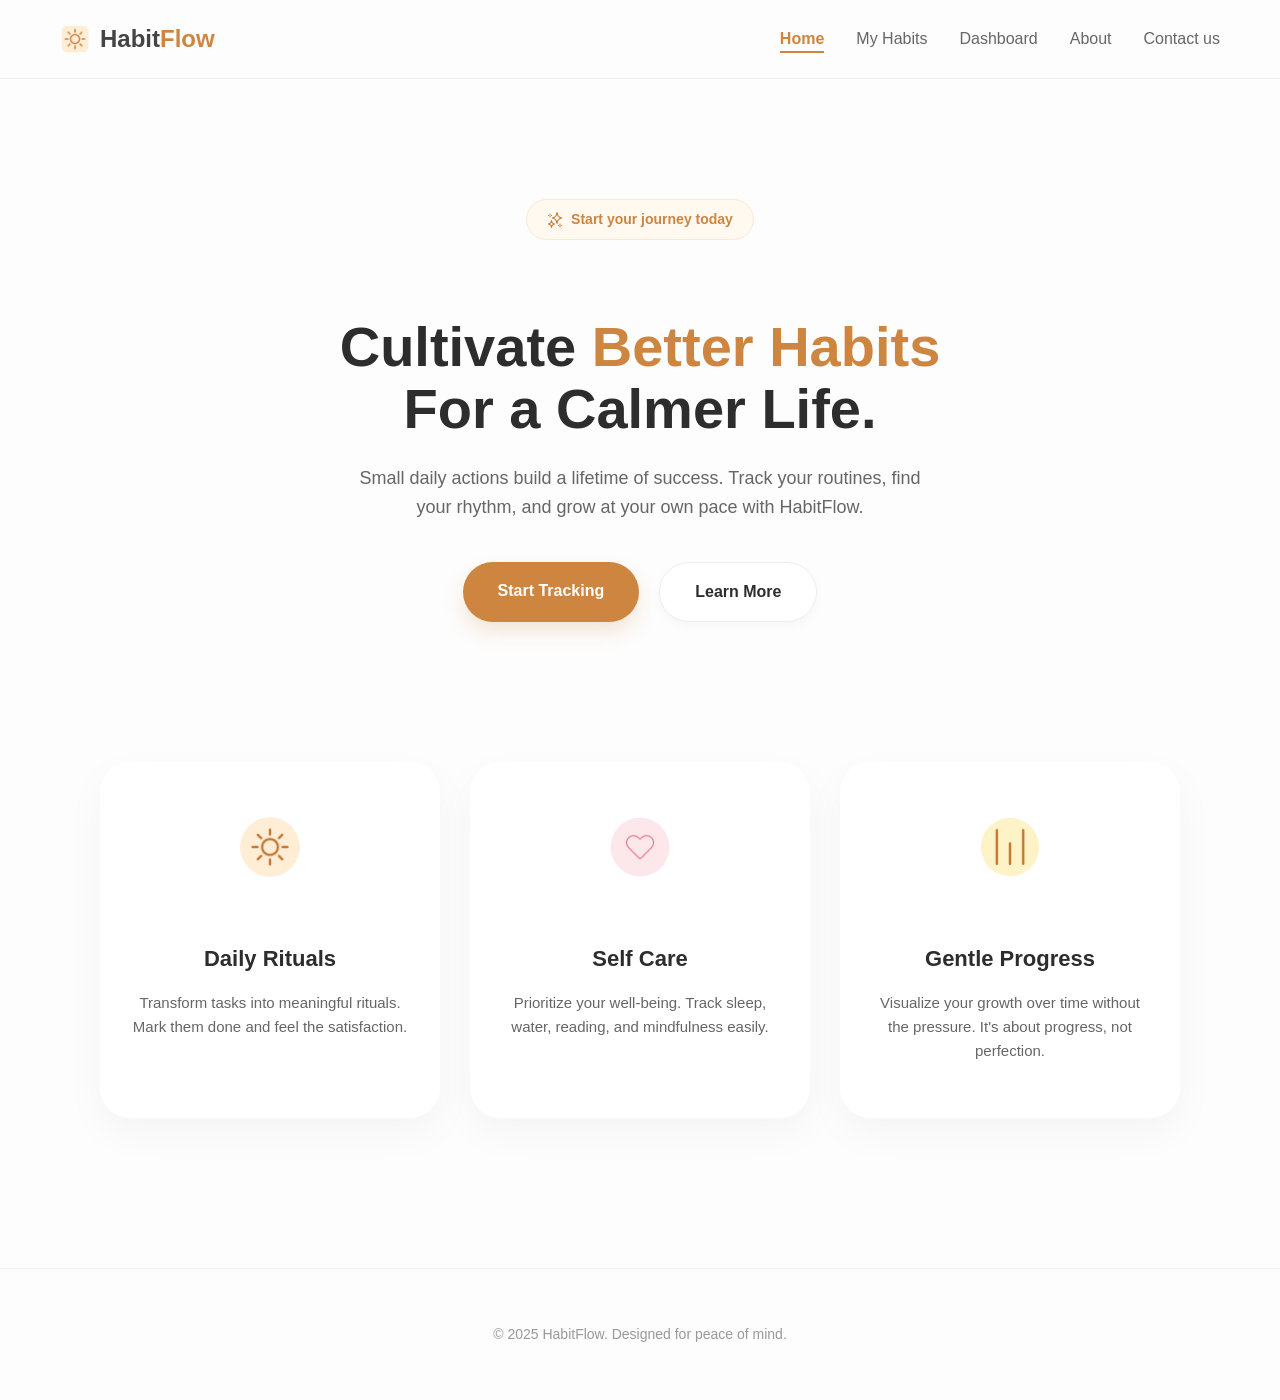
<file: index.html>
<!DOCTYPE html>
<html lang="en">
<head>
    <meta charset="UTF-8">
    <meta name="viewport" content="width=device-width, initial-scale=1.0">
    <title>Home</title>

    <link rel="stylesheet" href="Home.css">
</head>
<body>
    <header class="main-header">
        <div class="logo">
            <img class="logo-img" src="./images/sun-logo.png" alt="HabitFlow Logo">
            <span>Habit<span class="highlight-logo">Flow</span></span>
        </div>
        
        <button class="hamburger" id="hamburger">
            <span></span>
            <span></span>
            <span></span>
        </button>

        <nav class="main-nav">
            <ul class="nav-list">
                <li><a href="index.html">Home</a></li>
                <li><a href="MyHabits.html">My Habits</a></li>
                <li><a href="Dashboard.html">Dashboard</a></li>
                <li><a href="About.html">About</a></li>
                <li><a href="Connect.html">Contact us</a></li>

            </ul>
        </nav>
        <div class="nav-backdrop" hidden></div>
    </header>

    <main class="home-warpper">
        <section class="hero-section">
            <div class="badge">
                <img class="spark-img"  src="./images/sparks.png" alt="Spark icon">
                Start your journey today</div>

            <h1 class="hero-title">Cultivate 
                <span class="highlight">Better Habits</span> <br> 
                For a Calmer Life.
            </h1>

            <p class="hero-subtitle">
                Small daily actions build a lifetime of success. Track your routines, 
                find your rhythm, and grow at your own pace with HabitFlow.
            </p>

            <div class="hero-buttons">
                <a href="MyHabits.html" class="btn-primary">Start Tracking</a> 
                <a href="About.html" class="btn-secondary">Learn More</a> 
            </div>
        </section>

        <section class="features-section">
            <div class="container">

                <article class="feature-card">
                    <img class="icon sun" src="./images/sun.png" alt="Icon Sun">
                    <h3>Daily Rituals</h3>
                    <p>Transform tasks into meaningful rituals. Mark them done and feel the satisfaction.</p>
                </article>

                <article class="feature-card">
                    <img class="icon heart" src="./images/heart.png" alt="Icon Heart">
                    <h3>Self Care</h3>
                    <p>Prioritize your well-being. Track sleep, water, reading, and mindfulness easily.</p>
                </article>

                <article class="feature-card">
                    <img class="icon progress" src="./images/progress.png" alt="Icon Progress">
                    <h3>Gentle Progress</h3>
                    <p>Visualize your growth over time without the pressure. It's about progress, not perfection.</p>
                </article>

            </div>
        </section>
    </main>

    <footer class="main-footer">
        <p>&copy; 2025 HabitFlow. Designed for peace of mind.</p>
    </footer>
    <script src="Home.js"></script>
</body>
</html>
</file>
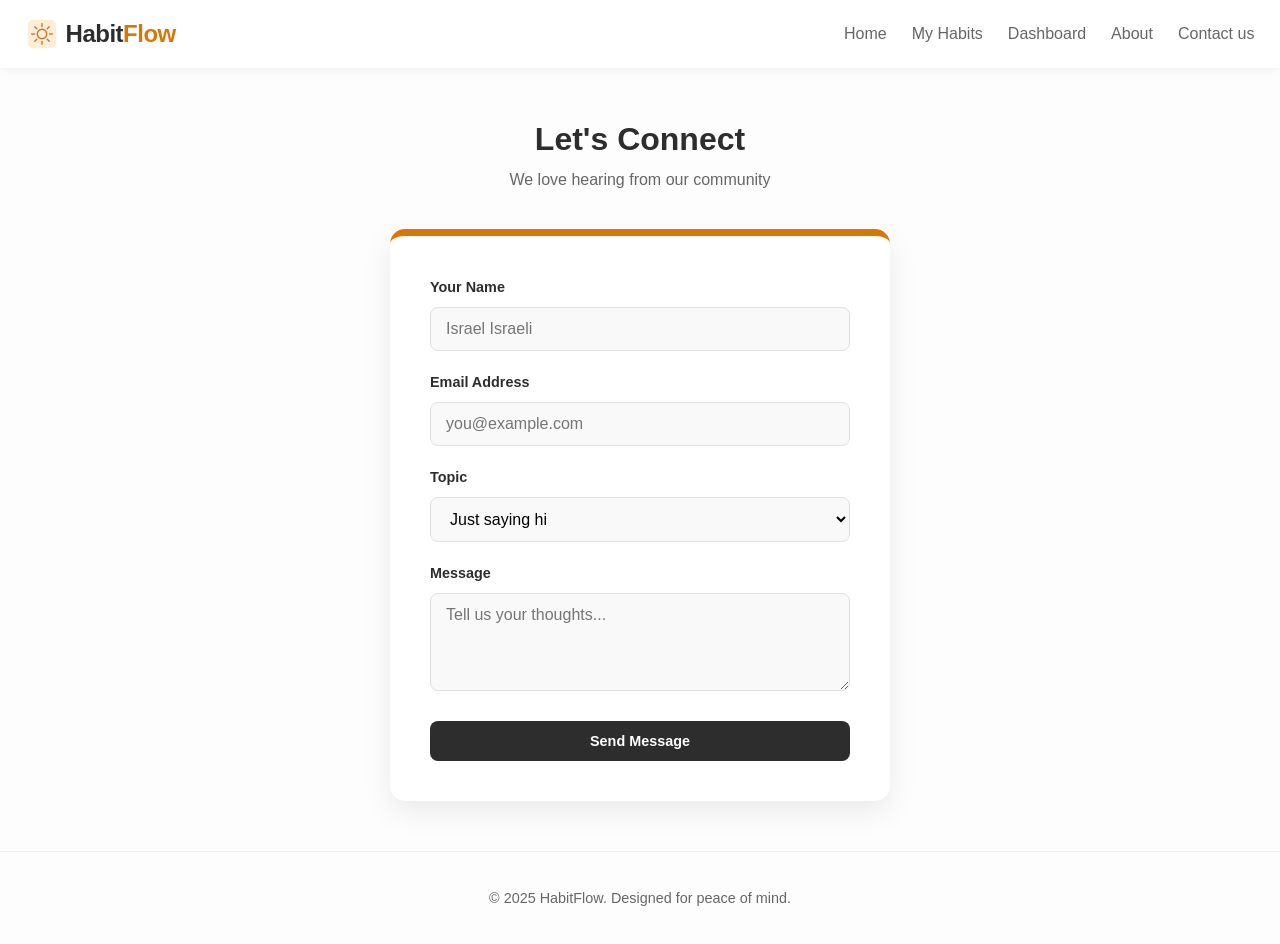
<file: Connect.html>
<!DOCTYPE html>
<html lang="en">
<head>
    <meta charset="UTF-8">
    <meta name="viewport" content="width=device-width, initial-scale=1.0">
    <title>Connect</title>
    <link rel="stylesheet" href="./Connect.css">
</head>
<body>
    <header class="main-header">
        <div class="logo-container">
            <img src="./images/sun-logo.png" alt="sun logo">
            <span class="logo-text">
                <span class="habit-part">Habit</span><span class="flow-part">Flow</span>
            </span>
        </div>

        <button class="hamburger" id="hamburger" aria-label="Toggle navigation menu">
            <span></span>
            <span></span>
            <span></span>
        </button>

        <nav class="main-nav" id="main-nav">
            <ul class="nav-list">
                <li><a href="index.html">Home</a></li>
                <li><a href="MyHabits">My Habits</a></li>
                <li><a href="./Dashboard.html">Dashboard</a></li>
                <li><a href="About">About</a></li>
                <li><a href="./Connect.html">Contact us</a></li>
            </ul>
        </nav>
    </header>

    <main class="content-warpper">
        <section class="hero-section">
            <h1 class="main-title">Let's Connect</h1>
            <p class="subtitle">We love hearing from our community</p>
        </section>

        <section class="contact-section">
            <form class="contact-form" action="" method="post">

                    <div class="form-group">
                        <label for="name">Your Name</label>
                        <input type="text" id="name" name="name" placeholder="Israel Israeli" required>
                    </div>

                    <div class="form-group">
                        <label for="email">Email Address</label>
                        <input type="email" name="email" id="email" required placeholder="you@example.com">
                    </div>

                    <div class="form-group">
                        <label for="topic">Topic</label>
                        <select name="topic" id="topic">
                            <option>Just saying hi</option>
                            <option>I found a bug</option>
                            <option>Feature idea</option>
                        </select>
                    </div>

                    <div class="form-group">
                        <label for="message">Message</label>
                        <textarea id="message" rows="4" placeholder="Tell us your thoughts..."></textarea>
                    </div>

                    <div class="form-actions">
                        <button type="submit" class="submit-btn">Send Message</button>
                    </div>


            </form>
        </section>
    </main>

    <footer class="mainfooter">
        <p>&copy; 2025 HabitFlow. Designed for peace of mind.</p>
    </footer>
    
    <script src="./Connect.js"></script>
</body>
</html>
</file>
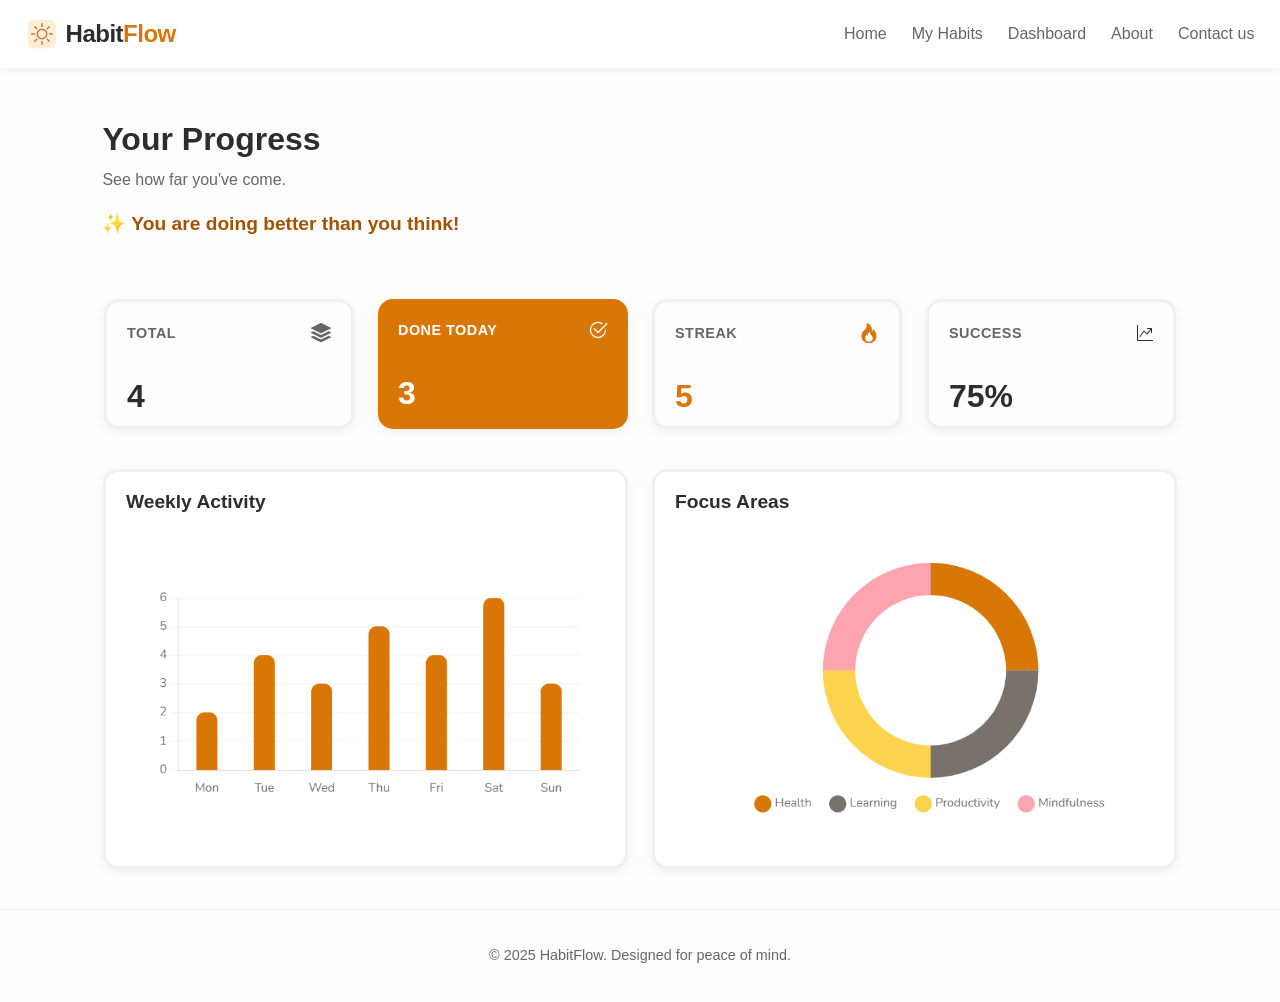
<file: Dashboard.html>
<!DOCTYPE html>
<html lang="en">
<head>
    <meta charset="UTF-8">
    <meta name="viewport" content="width=device-width, initial-scale=1.0">
    <title>Dashboard</title>
    <link rel="stylesheet" href="./Dashboard.css">
</head>
<body>
    <header class="main-header">
        <div class="logo-container">
            <img src="./images/sun-logo.png" alt="sun logo">
            <span class="logo-text">
                 <span class="habit-part">Habit</span><span class="flow-part">Flow</span>
            </span>
        </div>

        <button class="hamburger" id="hamburger" aria-label="Toggle navigation menu">
            <span></span>
            <span></span>
            <span></span>
        </button>

        <nav class="main-nav" id="main-nav">
            <ul class="nav-list">
                <li><a href="index.html">Home</a></li>
                <li><a href="MyHabits">My Habits</a></li>
                <li><a href="./Dashboard.html">Dashboard</a></li>
                <li><a href="About">About</a></li>
                <li><a href="Connect.html">Contact us</a></li>
            </ul>
        </nav>
    </header>

    <main>
        <section class="dashboard-hero">
            <h1 class="hero-title">Your Progress</h1>
            <p class="hero-subtitle">See how far you've come.</p>
            <p id="motivation-quote" class="motivation-text"></p>
        </section>

        <section class="stats-container">

            <div class="stat-card">
                <div class="card-header">
                    <span class="card-label">TOTAL</span>
                    <svg xmlns="http://www.w3.org/2000/svg" width="16" height="16" fill="currentColor" class="bi bi-stack card-icon" viewBox="0 0 16 16">
                        <path d="m14.12 10.163 1.715.858c.22.11.22.424 0 .534L8.267 15.34a.6.6 0 0 1-.534 0L.165 11.555a.299.299 0 0 1 0-.534l1.716-.858 5.317 2.659c.505.252 1.1.252 1.604 0l5.317-2.66zM7.733.063a.6.6 0 0 1 .534 0l7.568 3.784a.3.3 0 0 1 0 .535L8.267 8.165a.6.6 0 0 1-.534 0L.165 4.382a.299.299 0 0 1 0-.535z"/>
                        <path d="m14.12 6.576 1.715.858c.22.11.22.424 0 .534l-7.568 3.784a.6.6 0 0 1-.534 0L.165 7.968a.299.299 0 0 1 0-.534l1.716-.858 5.317 2.659c.505.252 1.1.252 1.604 0z"/>
                    </svg>
                </div>
                <h2 class="card-number">4</h2>
            </div>

            <div class="stat-card active-card">
                <div class="card-header active-card">
                    <span class="card-label active-card">DONE TODAY</span>
                    <svg xmlns="http://www.w3.org/2000/svg" width="16" height="16" fill="currentColor" class="bi bi-check2-circle card-icon active-card" viewBox="0 0 16 16">
                        <path d="M2.5 8a5.5 5.5 0 0 1 8.25-4.764.5.5 0 0 0 .5-.866A6.5 6.5 0 1 0 14.5 8a.5.5 0 0 0-1 0 5.5 5.5 0 1 1-11 0"/>
                        <path d="M15.354 3.354a.5.5 0 0 0-.708-.708L8 9.293 5.354 6.646a.5.5 0 1 0-.708.708l3 3a.5.5 0 0 0 .708 0z"/>
                    </svg>
                </div>
                <h2 class="card-number active-card">3</h2>
            </div>

            <div class="stat-card">
                <div class="card-header">
                    <span class="card-label">STREAK</span>
                    <svg xmlns="http://www.w3.org/2000/svg" width="16" height="16" fill="currentColor" class="bi bi-fire card-icon streak-color" viewBox="0 0 16 16">
                        <path d="M8 16c3.314 0 6-2 6-5.5 0-1.5-.5-4-2.5-6 .25 1.5-1.25 2-1.25 2C11 4 9 .5 6 0c.357 2 .5 4-2 6-1.25 1-2 2.729-2 4.5C2 14 4.686 16 8 16m0-1c-1.657 0-3-1-3-2.75 0-.75.25-2 1.25-3C6.125 10 7 10.5 7 10.5c-.375-1.25.5-3.25 2-3.5-.179 1-.25 2 1 3 .625.5 1 1.364 1 2.25C11 14 9.657 15 8 15"/>
                    </svg>
                </div>
                <h2 class="card-number streak-color">5</h2>
            </div>

            <div class="stat-card">
                <div class="card-header">
                    <span class="card-label">SUCCESS</span>
                    <svg xmlns="http://www.w3.org/2000/svg" width="16" height="16" fill="currentColor" class="bi bi-graph-up-arrow" viewBox="0 0 16 16">
                        <path fill-rule="evenodd" d="M0 0h1v15h15v1H0zm10 3.5a.5.5 0 0 1 .5-.5h4a.5.5 0 0 1 .5.5v4a.5.5 0 0 1-1 0V4.9l-3.613 4.417a.5.5 0 0 1-.74.037L7.06 6.767l-3.656 5.027a.5.5 0 0 1-.808-.588l4-5.5a.5.5 0 0 1 .758-.06l2.609 2.61L13.445 4H10.5a.5.5 0 0 1-.5-.5"/>
                    </svg>
                </div>
                <h2 class="card-number">75%</h2>
            </div>

        </section>

        <section class="charts-row">

            <div class="chart-box">
                <h3 class="chart-title">Weekly Activity</h3>
                <div class="chart-display">
                    <img src="./images/BarChart.png" alt="Weekly activity bar chart">
                </div>
            </div>

            <div class="chart-box">
                <h3 class="chart-title">Focus Areas</h3>
                <div class="chart-display">
                    <img src="./images/PieChart.png" alt="Focus areas pie chart">
                </div>
            </div>

        </section>
    </main>

    <footer class="mainfooter">
        <p>&copy; 2025 HabitFlow. Designed for peace of mind.</p>
    </footer>

    <script src="./Dashboard.js"></script>
    
</body>
</html>
</file>
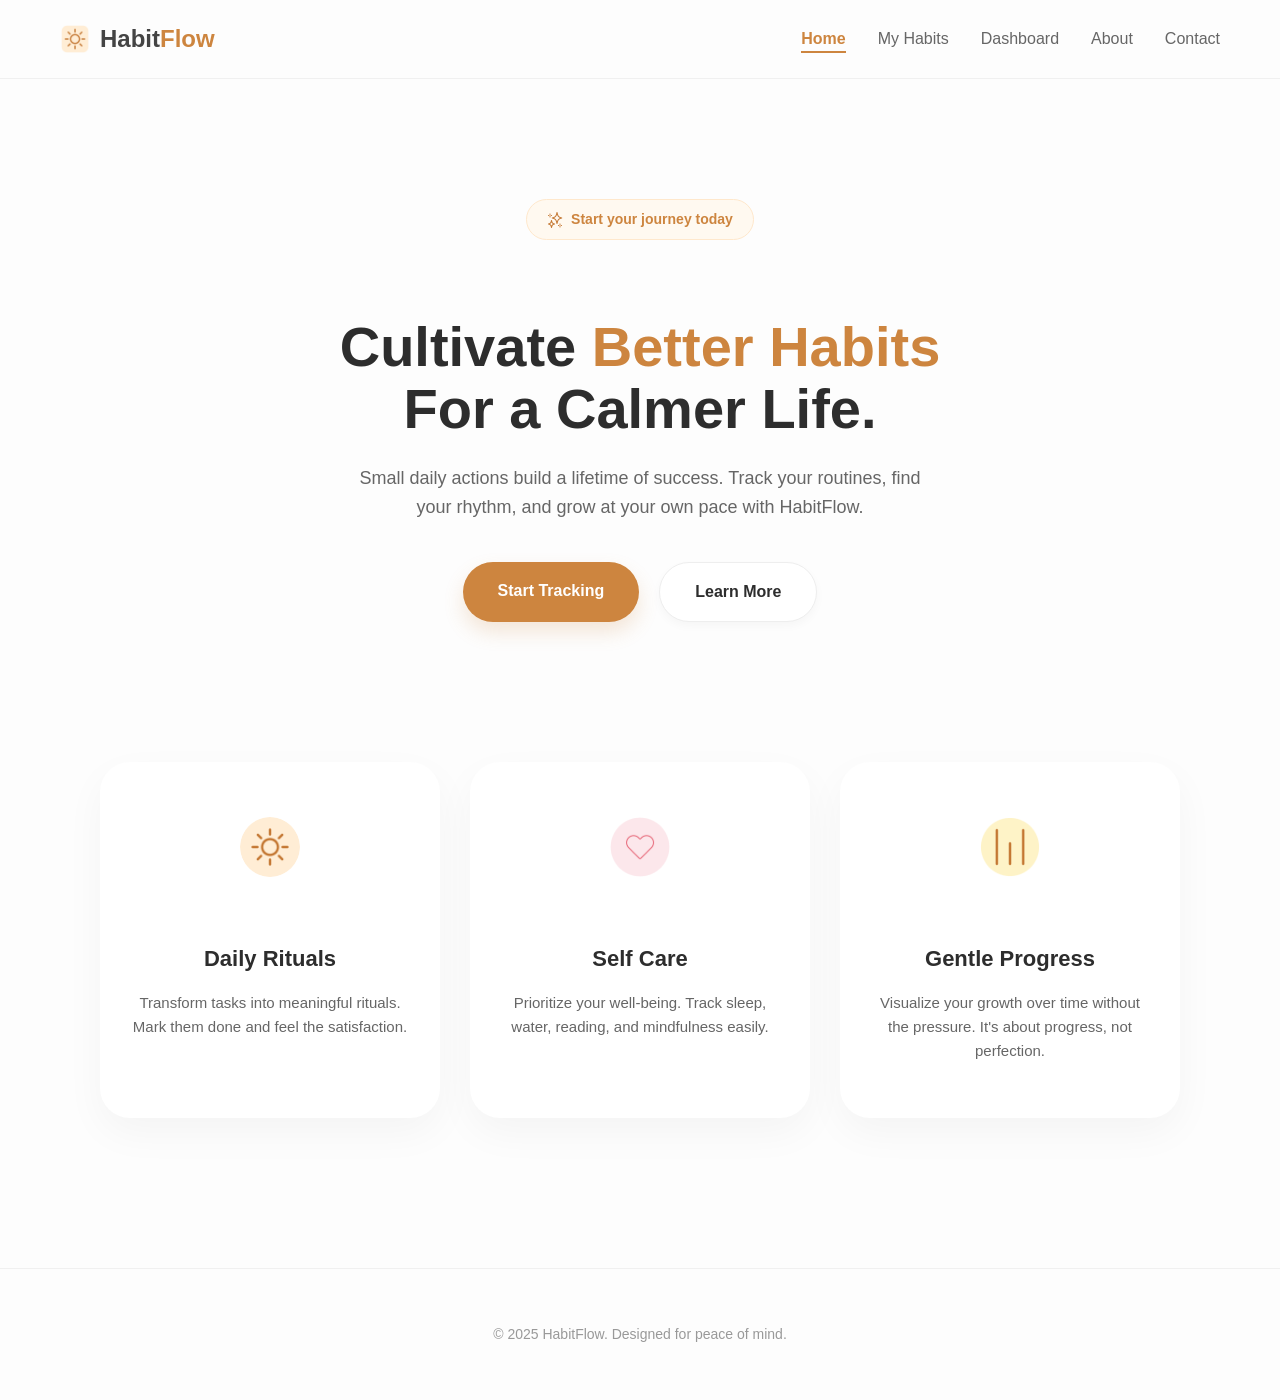
<file: Home.html>
<!DOCTYPE html>
<html lang="en">
<head>
    <meta charset="UTF-8">
    <meta name="viewport" content="width=device-width, initial-scale=1.0">
    <title>Home</title>

    <link rel="stylesheet" href="Home.css">
</head>
<body>
    <header class="main-header">
        <div class="logo">
            <img class="logo-img" src="./images/sun-logo.png" alt="HabitFlow Logo">
            <span>Habit<span class="highlight-logo">Flow</span></span>
        </div>
        
        <button class="hamburger" id="hamburger">
            <span></span>
            <span></span>
            <span></span>
        </button>

        <nav class="main-nav">
            <ul class="nav-list">
                <li><a href="Home.html">Home</a></li>
                <li><a href="MyHabits.html">My Habits</a></li>
                <li><a href="Dashboard.html">Dashboard</a></li>
                <li><a href="About.html">About</a></li>
                <li><a href="Contact.html">Contact</a></li>

            </ul>
        </nav>
        <div class="nav-backdrop" hidden></div>
    </header>

    <main class="home-warpper">
        <section class="hero-section">
            <div class="badge">
                <img class="spark-img"  src="./images/sparks.png" alt="Spark icon">
                Start your journey today</div>

            <h1 class="hero-title">Cultivate 
                <span class="highlight">Better Habits</span> <br> 
                For a Calmer Life.
            </h1>

            <p class="hero-subtitle">
                Small daily actions build a lifetime of success. Track your routines, 
                find your rhythm, and grow at your own pace with HabitFlow.
            </p>

            <div class="hero-buttons">
                <a href="MyHabits.html" class="btn-primary">Start Tracking</a> 
                <a href="About.html" class="btn-secondary">Learn More</a> 
            </div>
        </section>

        <section class="features-section">
            <div class="container">

                <article class="feature-card">
                    <img class="icon sun" src="./images/sun.png" alt="Icon Sun">
                    <h3>Daily Rituals</h3>
                    <p>Transform tasks into meaningful rituals. Mark them done and feel the satisfaction.</p>
                </article>

                <article class="feature-card">
                    <img class="icon heart" src="./images/heart.png" alt="Icon Heart">
                    <h3>Self Care</h3>
                    <p>Prioritize your well-being. Track sleep, water, reading, and mindfulness easily.</p>
                </article>

                <article class="feature-card">
                    <img class="icon progress" src="./images/progress.png" alt="Icon Progress">
                    <h3>Gentle Progress</h3>
                    <p>Visualize your growth over time without the pressure. It's about progress, not perfection.</p>
                </article>

            </div>
        </section>
    </main>

    <footer class="main-footer">
        <p>&copy; 2025 HabitFlow. Designed for peace of mind.</p>
    </footer>
    <script src="Home.js"></script>
</body>
</html>
</file>
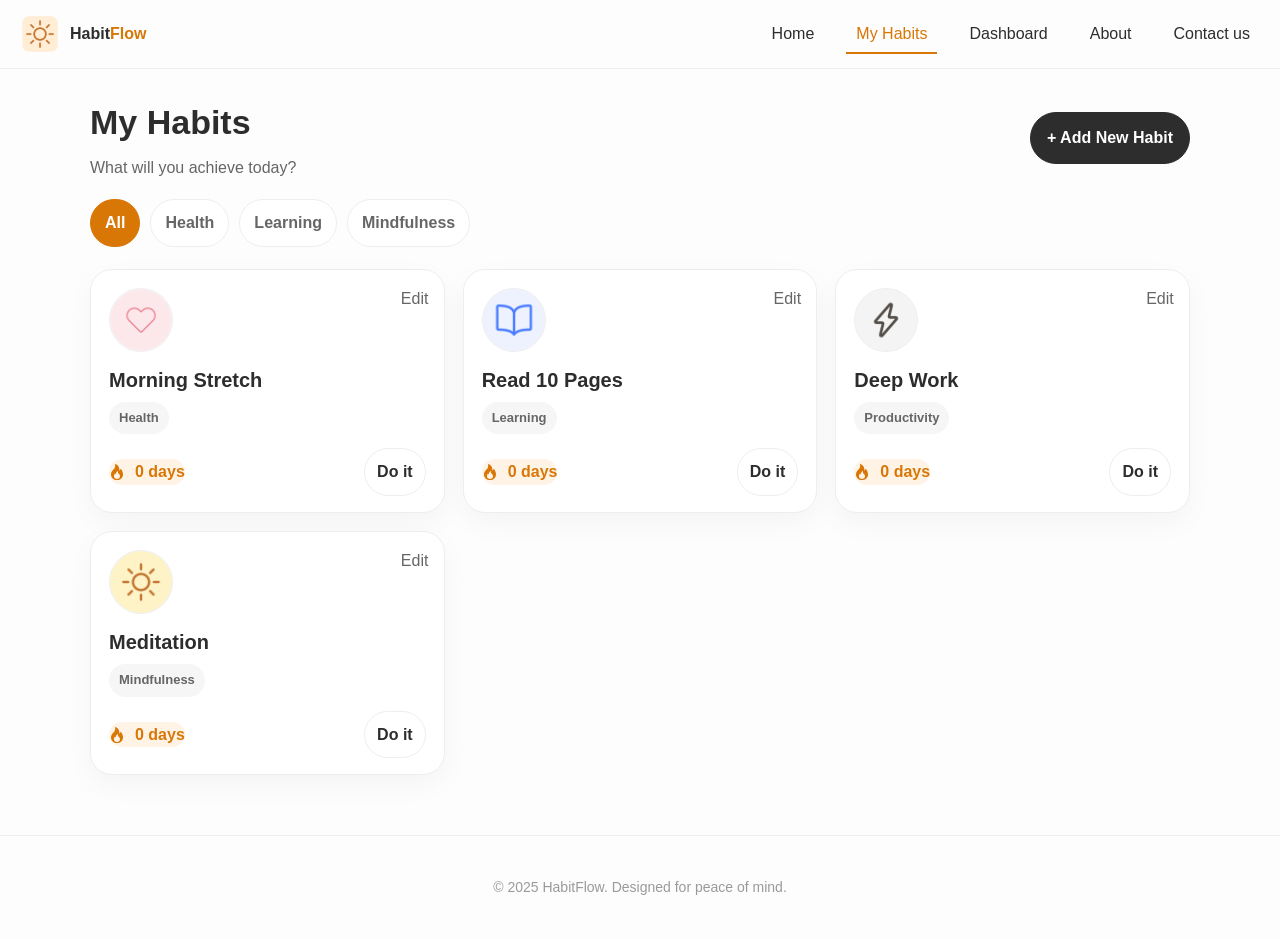
<file: MyHabits.html>
<!DOCTYPE html>
<html lang="en">
<head>
    <meta charset="UTF-8">
    <meta name="viewport" content="width=device-width, initial-scale=1.0">
    <title>MyHabits</title>
    <link rel="stylesheet" href="MyHabits.css" />
</head>
<body>
    <!-- ===== Header / Nav ===== -->
    <header class="main-header">
        <a class="logo" href="Home.html" aria-label="HabitFlow Home">
            <img class="logo-img" src="./images/sun-logo.png" alt="HabitFlow Logo" />
            <span>Habit<span class="highlight-logo">Flow</span></span>
        </a>
    
    <!-- Hamburger (mobile) -->
    <button class="nav-toggle" aria-label="Open menu" aria-expanded="false" aria-controls="mainNav">
        <span></span>
        <span></span>
        <span></span>
    </button>
    
    <nav class="main-nav" id="mainNav" aria-label="Primary">
        <ul class="nav-list">
            <li><a href="index.html">Home</a></li>
            <li><a class="active" href="MyHabits.html">My Habits</a></li>
            <li><a href="Dashboard.html">Dashboard</a></li>
            <li><a href="About.html">About</a></li>
            <li><a href="Connect.html">Contact us</a></li>
        </ul>
    </nav>
    
    <!-- Backdrop for mobile drawer -->
    <div class="nav-backdrop" hidden></div>
    </header>

    <!-- ===== Main ===== -->
    <main class="habits-wrapper">

        <header class="page-header">
            <div class="header-text">
                <h1>My Habits</h1>
                <p>What will you achieve today?</p>
            </div>
            <button class="btn-add-habit" type="button">+ Add New Habit</button>
        </header>

        <div class="filters" role="radiogroup" aria-label="Filter habits">
            <button class="filter-btn active" type="button" role="radio" aria-checked="true" data-filter="All">All</button>
            <button class="filter-btn" type="button" role="radio" aria-checked="false" data-filter="Health">Health</button>
            <button class="filter-btn" type="button" role="radio" aria-checked="false" data-filter="Learning">Learning</button>
            <button class="filter-btn" type="button" role="radio" aria-checked="false" data-filter="Mindfulness">Mindfulness</button>
        </div>

        <section class="habits-grid" aria-label="Habits">
            <!-- cards are rendered dynamically from JS (CRUD + localStorage + streak) === -->
        </section>
        
        <!-- <section class="habits-grid" aria-label="Habits">

            <article class="habit-card" data-habit-id="1" data-category="Health">
                <img class="habit-icon" src="./images/heart.png" alt="Health habit icon" />
            
                <button class="btn-delete" type="button" aria-label="Delete habit">
                    <svg xmlns="http://www.w3.org/2000/svg" width="16" height="16" fill="currentColor" viewBox="0 0 16 16">
                    <path d="M6.5 1h3a.5.5 0 0 1 .5.5v1H6v-1a.5.5 0 0 1 .5-.5M11 2.5v-1A1.5 1.5 0 0 0 9.5 0h-3A1.5 1.5 0 0 0 5 1.5v1H1.5a.5.5 0 0 0 0 1h.538l.853 10.66A2 2 0 0 0 4.885 16h6.23a2 2 0 0 0 1.994-1.84l.853-10.66h.538a.5.5 0 0 0 0-1z"/>
                    </svg>
                </button>
            
                <div class="habit-info">
                    <h3 class="habit-title">Morning Stretch</h3>
                    <span class="category">Health</span>
                </div>
            
                <div class="habit-footer">
                    <span class="streak-badge">
                        <svg xmlns="http://www.w3.org/2000/svg" width="16" height="16" fill="currentColor" viewBox="0 0 16 16">
                        <path d="M8 16c3.314 0 6-2 6-5.5 0-1.5-.5-4-2.5-6 .25 1.5-1.25 2-1.25 2C11 4 9 .5 6 0c.357 2 .5 4-2 6-1.25 1-2 2.729-2 4.5C2 14 4.686 16 8 16m0-1c-1.657 0-3-1-3-2.75 0-.75.25-2 1.25-3C6.125 10 7 10.5 7 10.5c-.375-1.25.5-3.25 2-3.5-.179 1-.25 2 1 3 .625.5 1 1.364 1 2.25C11 14 9.657 15 8 15"/>
                        </svg>
                        2 days
                    </span>
            
                    <button class="btn-status" type="button">Do it</button>
                </div>
            </article>

            <article class="habit-card" data-habit-id="2" data-category="Learning">
                <img class="habit-icon" src="./images/open-book.png" alt="Learning habit icon" />
                
                <button class="btn-delete" type="button" aria-label="Delete habit">
                    <svg xmlns="http://www.w3.org/2000/svg" width="16" height="16" fill="currentColor" viewBox="0 0 16 16">
                    <path d="M6.5 1h3a.5.5 0 0 1 .5.5v1H6v-1a.5.5 0 0 1 .5-.5M11 2.5v-1A1.5 1.5 0 0 0 9.5 0h-3A1.5 1.5 0 0 0 5 1.5v1H1.5a.5.5 0 0 0 0 1h.538l.853 10.66A2 2 0 0 0 4.885 16h6.23a2 2 0 0 0 1.994-1.84l.853-10.66h.538a.5.5 0 0 0 0-1z"/>
                    </svg>
                </button>
                
                <div class="habit-info">
                    <h3 class="habit-title">Read 10 Pages</h3>
                    <span class="category">Learning</span>
                </div>
                
                <div class="habit-footer">
                    <span class="streak-badge">
                        <svg xmlns="http://www.w3.org/2000/svg" width="16" height="16" fill="currentColor" viewBox="0 0 16 16">
                        <path d="M8 16c3.314 0 6-2 6-5.5 0-1.5-.5-4-2.5-6 .25 1.5-1.25 2-1.25 2C11 4 9 .5 6 0c.357 2 .5 4-2 6-1.25 1-2 2.729-2 4.5C2 14 4.686 16 8 16m0-1c-1.657 0-3-1-3-2.75 0-.75.25-2 1.25-3C6.125 10 7 10.5 7 10.5c-.375-1.25.5-3.25 2-3.5-.179 1-.25 2 1 3 .625.5 1 1.364 1 2.25C11 14 9.657 15 8 15"/>
                        </svg>
                        1 day
                    </span>
                
                    <button class="btn-status" type="button">Do it</button>
                </div>
            </article>

            <article class="habit-card" data-habit-id="3" data-category="Productivity">
                <img class="habit-icon" src="./images/flash.png" alt="Productivity habit icon" />
                
                <button class="btn-delete" type="button" aria-label="Delete habit">
                    <svg xmlns="http://www.w3.org/2000/svg" width="16" height="16" fill="currentColor" viewBox="0 0 16 16">
                    <path d="M6.5 1h3a.5.5 0 0 1 .5.5v1H6v-1a.5.5 0 0 1 .5-.5M11 2.5v-1A1.5 1.5 0 0 0 9.5 0h-3A1.5 1.5 0 0 0 5 1.5v1H1.5a.5.5 0 0 0 0 1h.538l.853 10.66A2 2 0 0 0 4.885 16h6.23a2 2 0 0 0 1.994-1.84l.853-10.66h.538a.5.5 0 0 0 0-1z"/>
                    </svg>
                </button>
                
                <div class="habit-info">
                    <h3 class="habit-title">Deep Work</h3>
                    <span class="category">Productivity</span>
                </div>
                
                <div class="habit-footer">
                    <span class="streak-badge">
                        <svg xmlns="http://www.w3.org/2000/svg" width="16" height="16" fill="currentColor" viewBox="0 0 16 16">
                        <path d="M8 16c3.314 0 6-2 6-5.5 0-1.5-.5-4-2.5-6 .25 1.5-1.25 2-1.25 2C11 4 9 .5 6 0c.357 2 .5 4-2 6-1.25 1-2 2.729-2 4.5C2 14 4.686 16 8 16m0-1c-1.657 0-3-1-3-2.75 0-.75.25-2 1.25-3C6.125 10 7 10.5 7 10.5c-.375-1.25.5-3.25 2-3.5-.179 1-.25 2 1 3 .625.5 1 1.364 1 2.25C11 14 9.657 15 8 15"/>
                        </svg>
                        5 days
                    </span>
                
                    <button class="btn-status" type="button">Do it</button>
                </div>
            </article>

            <article class="habit-card" data-habit-id="4" data-category="Mindfulness">
                <img class="habit-icon" src="./images/sun-2.png" alt="Mindfulness habit icon" />
                
                <button class="btn-delete" type="button" aria-label="Delete habit">
                    <svg xmlns="http://www.w3.org/2000/svg" width="16" height="16" fill="currentColor" viewBox="0 0 16 16">
                    <path d="M6.5 1h3a.5.5 0 0 1 .5.5v1H6v-1a.5.5 0 0 1 .5-.5M11 2.5v-1A1.5 1.5 0 0 0 9.5 0h-3A1.5 1.5 0 0 0 5 1.5v1H1.5a.5.5 0 0 0 0 1h.538l.853 10.66A2 2 0 0 0 4.885 16h6.23a2 2 0 0 0 1.994-1.84l.853-10.66h.538a.5.5 0 0 0 0-1z"/>
                    </svg>
                </button>
                
                <div class="habit-info">
                    <h3 class="habit-title">Meditation</h3>
                    <span class="category">Mindfulness</span>
                </div>
                
                <div class="habit-footer">
                    <span class="streak-badge">
                        <svg xmlns="http://www.w3.org/2000/svg" width="16" height="16" fill="currentColor" viewBox="0 0 16 16">
                        <path d="M8 16c3.314 0 6-2 6-5.5 0-1.5-.5-4-2.5-6 .25 1.5-1.25 2-1.25 2C11 4 9 .5 6 0c.357 2 .5 4-2 6-1.25 1-2 2.729-2 4.5C2 14 4.686 16 8 16m0-1c-1.657 0-3-1-3-2.75 0-.75.25-2 1.25-3C6.125 10 7 10.5 7 10.5c-.375-1.25.5-3.25 2-3.5-.179 1-.25 2 1 3 .625.5 1 1.364 1 2.25C11 14 9.657 15 8 15"/>
                        </svg>
                        1 day
                    </span>
                
                    <button class="btn-status" type="button">Do it</button>
                </div>
            </article>
                
        </section> -->
                
    </main>

    <!-- ===== Toast ===== -->
    <div id="toast-notification" class="toast hidden" role="status" aria-live="polite">
        <div class="toast-content">
            <span class="toast-check" aria-hidden="true">✓</span>
            <p>Wonderful! You completed: <span id="completed-habit-name">Deep Work</span></p>
        </div>
    </div>

    <!-- ===== Modal ===== -->
    <div id="add-habit-modal" class="modal-overlay hidden" role="dialog" aria-modal="true" aria-labelledby="modalTitle">
        <div class="modal-content">
            <button class="btn-close-modal" aria-label="Close" type="button">×</button>
            <header class="modal-header">
                <h2 id="modalTitle">New Ritual</h2>
            </header>

            <form id="new-habit-form">
                <div class="form-group">
                    <label for="habit-name">Habit Name</label>
                    <input type="text" id="habit-name" placeholder="e.g., Morning Meditation" required />
                </div>

                <div class="form-group">
                    <label for="habit-category">Category</label>
                    <div class="select-wrapper">
                        <select id="habit-category">
                            <option value="health">Health</option>
                            <option value="learning">Learning</option>
                            <option value="mindfulness">Mindfulness</option>
                            <option value="productivity">Productivity</option>
                        </select>
                    </div>
                </div>

                <div class="form-group">
                    <label for="habit-frequency">Frequency</label>
                    <div class="select-wrapper">
                        <select id="habit-frequency">
                            <option value="daily">Daily</option>
                            <option value="weekly">Weekly</option>
                        </select>
                    </div>
                </div>

                <div class="form-group">
                    <label for="habit-reminder-time">Reminder Time</label>
                    <input type="time" id="habit-reminder-time" />
                </div>

                <div class="modal-actions">
                    <button type="button" class="btn-cancel">Cancel</button>

                    <button type="submit" class="btn-create">Save</button>

                    <button type="button" class="btn-danger hidden" id="btn-delete-habit">Delete</button>

                </div>
            </form>
        </div>
    </div>

    <footer class="site-footer">
        <p>&copy; 2025 HabitFlow. Designed for peace of mind.</p>
    </footer>
    <script src="MyHabits.js"></script>
</body>
</html>
</file>
<file: Home.css>
:root {
    --primary-orange: #cd853f;       /*הצבע הכתום המרכזי של המותג*/
    --text-dark: #2d2d2d;           /*צבע טקסט כהה לכותרות*/
    --text-light: #666;             /*צבע טקסט בהיר יותר לקופסאות*/
    --bg-light: #fdfdfd;            /*צבע רקע כמעט לבן לכל האתר */
    --white: #ffffff;               /*לבן מוחלט לכרטיסיות*/
}
/*---הגדרות בסיסיות לגוף העמוד---*/
body {
    font-family: 'Segoe UI', Roboto, Helvetica, Arial, sans-serif;
    background-color: var(--bg-light);
    color: var(--text-dark);
    margin: 0;              /*ביטול המרווח הדיפולטיבי של הדפדפן*/
    line-height: 1.6;       /*ריווח בין שורות טקסט */
}

/*---Header & Navigation(סרגל עליון )---*/
.main-header {
    display: flex;              /*מאפשר לסדר את הלוגו והניווט אחד ליד השני*/
    justify-content: space-between; /*דוחף את הלוגו לשמאל ואת התפריט לימין*/
    align-items: center;        /*ממרכז אותם אנכית*/
    padding: 20px 60px;         /*מרווח פנימי : 20 למעלה/למטה , 60 מצדדים */
    background: transparent;
    border-bottom: 1px solid #f0f0f0;   /*קו הפרדה עדין בתחתית הסרגל*/
}

.logo {
    display: flex;
    align-items: center;
    font-size: 24px;
    font-weight: bold;
    color: #444;
}

.logo-img {
    width: 30px;        /*גודל קבוע לאייקון הלוגו*/
    margin-right: 10px; /* רווח בין האייקון לטקסטHabitFlow*/
}

.highlight-logo {
    color: var(--primary-orange);   /* בכתום Flowצובע רק את המילה */
}

/*עיצוב רשימת קישורים*/
.main-nav .nav-list {
    display: flex;
    list-style: none;   /*מבטל את הנקודות של הרשימה */
    gap: 32px;          /*רווח קבוע בין קישור לקישור */
    margin: 0;
    padding: 0;
}

.main-nav .nav-list li a {
    text-decoration: none;      /*מבטל את הקו התחתון של הקישורים*/
    color:var(--text-light);
    font-weight: 500;
    font-size: 1rem;
    padding-bottom: 4px;      /* Hover- רווח קטן מתחת לטקסט בשביל ה */  
    transition: color 0.2s;   /* הופך את שינוי הצבע לחלק ונעים משך זמן המעבר 0.2ש׳*/
}

.main-nav .nav-list li:nth-child(1) a {
    color: var(--primary-orange);
    border-bottom: 2px solid var(--primary-orange);
    font-weight: 600;
}

.main-nav .nav-list li a:hover {
    color:var(--primary-orange);
}

.hamburger {
    display: none;
    flex-direction: column;
    gap: 5px;
    background: none;
    border: none;
    cursor: pointer;
    z-index: 1001;
}

.hamburger span {
    width: 25px;
    height: 3px;
    background-color: var(--text-dark);
    border-radius: 2px;
}

.home-warpper {
    padding: 40px 5%; /* מרווח מהצדדים כדי שהכרטיסיות לא יגעו בקצה */
    display: flex;
    flex-direction: column;
    align-items: center; /* מרכוז הכותרת והתוכן תמיד */
    text-align: center;
}


.hero-section {
    text-align: center;
    padding: 80px 20px;
    max-width: 800px;
    margin: 0 auto;
}

.badge {
    display: inline-flex;
    align-items: center;
    background-color: #fff9f0;
    color: var(--primary-orange);
    padding: 8px 20px;
    border-radius: 50px;
    font-size: 14px;
    font-weight: 600;
    border: 1px solid #ffe8cc;
    margin-bottom: 30px;
}

.spark-img {
    width: 16px;
    margin-right: 8px;
}

.hero-title {
    font-size: 56px;
    line-height: 1.1;
    margin-bottom: 25px;
    color: var(--text-dark);
}

.highlight {
    color: var(--primary-orange);
}

.hero-subtitle {
    font-size: 18px;
    color: var(--text-light);
    margin-bottom: 40px;
    max-width: 600px;
    margin-left: auto;
    margin-right: auto;
}

/* כפתורים */
.hero-buttons {
    display: flex;
    justify-content: center;
    gap: 20px;
}

.btn-primary {
    text-decoration: none;  /* ביטול קו תחתון של הקישור לדף הabout*/
    display: inline-block;
    background-color: var(--primary-orange);
    color: white;
    border: none;
    padding: 16px 35px;
    border-radius: 50px; /* עיגול מלא כמו בתמונה */
    font-size: 16px;
    font-weight: bold;
    cursor: pointer;
    box-shadow: 0 10px 20px rgba(205, 133, 63, 0.2);
    transition: transform 0.2s;
}

.btn-secondary {
    text-decoration: none;  /* ביטול קו תחתון של הקישור לדף הabout*/
    display: inline-block; /* סידור גובה ורוחב */
    background-color: white;
    color: var(--text-dark);
    border: 1px solid #eee;
    padding: 16px 35px;
    border-radius: 50px;
    font-size: 16px;
    font-weight: bold;
    cursor: pointer;
    box-shadow: 0 4px 10px rgba(0,0,0,0.03);
}

.btn-primary:hover, .btn-secondary:hover {
    transform: translateY(-2px);
}

/* Features Section - כרטיסיות */
.features-section {
    padding: 60px 0;
}

.container {
    display: flex;
    justify-content: center;
    gap: 30px;
    flex-wrap: wrap;
}

.feature-card {
    background: var(--white);
    padding: 40px 30px;
    border-radius: 30px;
    width: 280px;
    text-align: center;
    box-shadow: 0 15px 40px rgba(0, 0, 0, 0.04); /* צל רך מאוד */
}

.icon {
    width: 60px;
    height: 60px;
    margin-bottom: 20px;
    padding: 15px;
    border-radius: 50%;
}

.feature-card h3 {
    margin-bottom: 15px;
    font-size: 22px;
}

.feature-card p {
    color: var(--text-light);
    font-size: 15px;
}

/* Footer */
.main-footer {
    text-align: center;
    padding: 40px;
    color: #999;
    font-size: 14px;
    margin-top: 50px;
    border-top: 1px solid #f0f0f0;
}

/* Backdrop (הרקע הכהה) - נדרש עבור התפריט */
.nav-backdrop {
    position: fixed;
    inset: 0;
    background: rgba(0,0,0,.35);
    z-index: 900;
    display: none;
}
body.menu-open .nav-backdrop { display: block; }


/* III. Desktop Adjustment (עד 1024 פיקסלים)
   התאמות למסכים בינוניים (לפטופים קטנים / אייפד לרוחב) */
@media (max-width: 1024px) {
    .home-warpper {
        padding: 40px 30px; /* הקטנת שוליים בצדדים */
    }
    
    .hero-title {
        font-size: 48px; /* הקטנת כותרת ראשית */
    }

    /* הכרטיסיות למטה יסתדרו קצת יותר צפוף */
    .container {
        gap: 20px;
    }
}


/* II. Tablet (עד 768 פיקסלים)
   כאן התפריט הופך להמבורגר והעיצוב משתנה משמעותית */
@media (max-width: 768px) {
    .hamburger {
        display: flex; /* הצגת הכפתור */
    }

    .main-nav {
        position: fixed; top: 0; right: 0; width: 280px; height: 100vh;
        background-color: var(--white);
        transform: translateX(105%); transition: transform 0.3s ease;
        z-index: 1000; padding-top: 80px; padding-right: 20px; padding-left: 20px;
        box-shadow: -5px 0 20px rgba(0,0,0,0.1);
    }

    /* מצב פתוח */
    body.menu-open .main-nav {
        transform: translateX(0);
    }

    .nav-list {
        flex-direction: column;
        align-items: center;
        gap: 25px;
    }
    

    .hero-title {
        font-size: 40px;
    }
    
    /* תיקון ספציפי: ביטול הקו התחתון של Home שמגיע מהדסקטופ */
    .main-nav .nav-list li:nth-child(1) a {
        border-bottom: none;
    }

    .main-nav .nav-list li:nth-child(1) a, /* הלינק של Home */
    .main-nav a:hover {                    /* ריחוף על כל לינק אחר */
        background-color: #fff3e6;         /* (var(--orange-soft)) רקע כתום בהיר */
        color: var(--primary-orange);      /* טקסט כתום כהה */
        font-weight: 700;
        border-radius: 50px;
        padding: 12px 24px;
    }

    .hero-subtitle {
        font-size: 16px;
        padding: 0 20px;
    }
}


/* I. Mobile (עד 480 פיקסלים)
   התאמות למכשירים ניידים צרים */
@media (max-width: 480px) {
    .main-header {
        padding: 15px 20px; /* הקטנת ה-Header */
    }

    .logo {
        font-size: 1.3rem; /* לוגו קטן יותר */
    }

    .hero-section {
        padding: 40px 10px; /* פחות מרווח פנימי */
    }

    .hero-title {
        font-size: 32px; /* כותרת מותאמת למובייל */
        line-height: 1.2;
    }

    .hero-subtitle {
        font-size: 15px;
        margin-bottom: 30px;
    }

    /* כפתורים אחד מתחת לשני במובייל */
    .hero-buttons {
        flex-direction: column; 
        gap: 15px;
        width: 100%;
        align-items: center; 
        justify-content: center;
    }

    .btn-primary, .btn-secondary {
        width: 100%; /* כפתור לכל רוחב המסך */
        text-align: center;
        padding: 14px 20px;
    }

    .feature-card {
        width: 100%; /* כרטיס תופס את כל הרוחב */
        margin-bottom: 10px;
    }
}
</file>
<file: Connect.css>
:root {
    --primary-orange: #D97706;
    --text-dark: #2d2d2d;
    --text-light: #666;
    --bg-light: #fdfdfd;
    --white: #ffffff;
}


body {
    font-family: 'Segoe UI', Roboto, Helvetica, Arial, sans-serif;
    background-color: var(--bg-light);
    color: var(--text-dark);
    margin: 0;
    line-height: 1.6;
}


* {
    box-sizing: border-box;
}

.main-header{
    display: flex;
    justify-content: space-between;
    align-items: center;
    padding: 5px 2%;
    background-color: var(--white);
    box-shadow: 0 2px 10px rgba(0,0,0,0.05);
}

.logo-container{
    display: flex;
    align-items: center;
    gap: 8px;
}

.logo-text{
    font-size: 1.5rem;
    font-weight: 700;
    letter-spacing: -0.5px
}

.habit-part{
    color: var(--text-dark);
}

.flow-part{
    color: var(--primary-orange);
}

.logo-container img{
    height: 32px;
    width: auto;
    display: block;
}

.nav-list{
    display: flex;
    list-style: none;
    gap: 25px;
    align-items: center;
}

.nav-list a{
    text-decoration: none;
    color: var(--text-light);   
    font-weight: 500;
}

.hero-section{
    text-align: center;
    padding: 20px;
}

.main-title{
    font-size: 2rem;
    color: var(--text-dark);
    margin-bottom: 2px;
}

.subtitle{
    font-size: 1rem;
    color: var(--text-light);
    margin-top: 2px;
}

.contact-section{
    max-width: 500px;
    margin:0 auto 50px auto;
    background-color: var(--white);
    padding: 40px;
    border-radius: 15px;
    box-shadow: 0 10px 30px rgba(0, 0, 0, 0.08);
    border-top: 7px solid var(--primary-orange);
}

.form-group{
    margin-bottom: 20px;
    display: flex;
    flex-direction: column;
}

.form-group label{
    font-size: 0.9rem;
    font-weight: 600;
    margin-bottom: 8px;
    color: var(--text-dark);
}

input, select, textarea{
    width: 100%;                
    padding: 12px 15px;         
    border: 1px solid #e1e1e1;  
    border-radius: 8px;         
    font-family: inherit;       
    font-size: 1rem;
    background-color: #f9f9f9
}

.submit-btn{
    width: 100%;                  
    background-color: var(--text-dark); 
    color: var(--white);          
    padding: 12px 20px;           
    border: none;                 
    border-radius: 8px;          
    font-size: 0.9rem;            
    font-weight: 600;             
    margin-top: 10px;            
}

.mainfooter{
    text-align: center;
    padding: 20px 20px;
    color: var(--text-light);
    font-size: 0.9rem;       
    border-top: 1px solid #eeeeee;  
    margin-top: 20px;
}

.form-fade-out {
    opacity: 0;
    transition: opacity 0.4s ease;
}


.thank-you-message {
    text-align: center;
    padding: 40px;
    animation: fadeIn 0.8s ease-out; 
}

.thank-you-message img {
    width: 60px;
    margin-bottom: 20px;
}

.thank-you-message h2 {
    color: #a3622d; 
    margin-bottom: 10px;
}

.thank-you-message p {
    color: #555;
    margin-bottom: 25px;
}


@keyframes fadeIn {
    from {
        opacity: 0;
        transform: translateY(20px);
    }
    to {
        opacity: 1;
        transform: translateY(0);
    }
}

.hamburger {
    display: none;            
    cursor: pointer;          
    background: none;       
    border: none;             
    padding: 0;               
    z-index: 10;              
}

.hamburger span {
    display: block;          
    width: 25px;              
    height: 3px;              
    margin: 5px 0;           
    background-color: var(--text-dark);
    transition: 0.4s;         
}

@media screen and (max-width: 768px){
    .contact-section {
        max-width: 90%; 
        padding: 30px; 
    }

    .main-title {
        font-size: 1.75rem; 
    }

    .contact-section {
        max-width: 90%; 
        padding: 30px; 
    }

    .main-title {
        font-size: 1.75rem; 
    }

    .popup-message {
        width: 80%;
        padding: 20px;
        font-size: 1.1rem;
    }

}

@media screen and (max-width: 480px) {

    
    .main-header {
        padding: 15px;
        
    }

    .hamburger{
        display: block;
    }

    .main-nav {
        position: fixed;
        top: 0;
        right: -100%; 
        width: 100%;
        height: 100vh;
        background-color: white;
        transition: 0.4s ease-in-out;
        z-index: 9;
    }

    .main-nav.active{
        right: 0;
    }

    .nav-list {
        flex-direction: column; 
        width: 100%;
        gap: 25px;
        padding: 0;
        height: 100%;
        justify-content: center;
        align-items: center;
        display: flex;
    }

    .nav-list li {
        width: 100%;
        text-align: center;
        border-bottom: 1px solid #f0f0f0; 
        padding-bottom: 5px;
    }

    .contact-section {
        max-width: 100%;       
        margin: 0 0 30px 0;    
        border-radius: 0;     
        border-top: 5px solid var(--primary-orange); 
        padding: 20px;         
        box-shadow: none;      
    }

    .form-group input, 
    .form-group select, 
    .form-group textarea {
        font-size: 16px; 
    }

    .submit-btn {
        padding: 15px; 
    }

    .popup-message {
        width: 95%; 
        margin: 10px auto;
        font-size: 16px; 
        padding: 15px;
        text-align: center;
    }

}
</file>
<file: Dashboard.css>
:root {
    --primary-orange: #D97706;
    --text-dark: #2d2d2d;
    --text-light: #666;
    --bg-light: #fdfdfd;
    --white: #ffffff;
}


body {
    font-family: 'Segoe UI', Roboto, Helvetica, Arial, sans-serif;
    background-color: var(--bg-light);
    color: var(--text-dark);
    margin: 0;
    line-height: 1.6;
}


* {
    box-sizing: border-box;
}

.main-header{
    display: flex;
    justify-content: space-between;
    align-items: center;
    padding: 5px 2%;
    background-color: var(--white);
    box-shadow: 0 2px 10px rgba(0,0,0,0.05);
}

.logo-container{
    display: flex;
    align-items: center;
    gap: 8px;
}

.logo-text{
    font-size: 1.5rem;
    font-weight: 700;
    letter-spacing: -0.5px
}

.habit-part{
    color: var(--text-dark);
}

.flow-part{
    color: var(--primary-orange);
}

.logo-container img{
    height: 32px;
    width: auto;
    display: block;
}

.nav-list{
    display: flex;
    list-style: none;
    gap: 25px;
    align-items: center;
}

.nav-list a{
    text-decoration: none;
    color: var(--text-light);
    font-weight: 500;
}

.dashboard-hero{
    text-align: left;
    padding: 20px 8%;
}

.hero-title{
    font-size: 2rem;
    color: var(--text-dark);
    margin-bottom: 2px;
}

.hero-subtitle{
    font-size: 1rem;
    color: var(--text-light);
    margin-top: 2px;
}

.stats-container{
    display: flex;
    gap: 24px;
    padding: 20px 2%;
    justify-content: center;
    flex-wrap: wrap;
}

.stat-card{
    background-color: var(--bg-light);
    border-radius: 15px;
    border-color:#f0f0f0;
    border-style: solid;
    box-shadow:0 4px 12px rgba(0,0,0,0.05);
    padding: 20px; 
    width: 250px;
    height: 130px;
    display: flex;     
    flex-direction: column;
    justify-content: space-between;
}

.card-header{
    display: flex;
    justify-content: space-between;
    align-items: center;
    width: 100%;
}

.card-label{
    font-size: 0.9rem;
    font-weight: 700 ;
    color: var(--text-light);
    letter-spacing: 0.5px;
}

.card-icon{
    width: 20px;
    height: 20px;
    color: var(--text-light);
}

.card-number{
    font-size: 2rem;
    font-weight: 700;
    color: var(--text-dark);
    align-self: flex-start;
}

.active-card{
    background-color:var(--primary-orange);
    border: none;
    color: var(--white);
}

.streak-color{
    color:var(--primary-orange) ;
}

.charts-row{
    display: flex;
    justify-content: center;
    gap: 24px;
    padding: 20px 2%;
    flex-wrap: wrap;

}

.chart-box{
    background-color: var(--white);
    border-radius: 15px;
    border-color:#f0f0f0;
    border-style: solid;
    box-shadow:0 4px 12px rgba(0,0,0,0.05);
    padding: 20px ;
    padding-top: 10px;
    height: 400px;
    width: 525px;
    display: flex;
    flex-direction: column;
}

.chart-title{
    color: var(--text-dark);
    font-size: 1.2rem;
    font-weight: 700;
    margin-bottom: 10px;
    margin-top: 5px;
    text-align: left;
}

.chart-display{
    display: flex;
    flex: 1;
    justify-content: center;
    align-items: center;
    width: 100%;
    padding: 10px;
    overflow: hidden;
}

.chart-display img{
    width: auto;
    max-width: 95%;
    height: auto;
    max-height: 100%;
    object-fit: contain;
}

.mainfooter{
    text-align: center;
    padding: 20px 20px;
    color: var(--text-light);
    font-size: 0.9rem;       
    border-top: 1px solid #eeeeee;  
    margin-top: 20px;
}

.hamburger {
    display: none;            
    cursor: pointer;          
    background: none;       
    border: none;             
    padding: 0;               
    z-index: 10;              
}

.hamburger span {
    display: block;          
    width: 25px;              
    height: 3px;              
    margin: 5px 0;           
    background-color: var(--text-dark);
    transition: 0.4s;         
}

.motivation-text {
    color: #A35200;
    margin-top: 10px;
    font-weight: 600;
    min-height: 1.5em; 
    font-size: 1.2rem;
}


@media screen and (max-width: 768px){

    .dashboard-hero{
        text-align: center;
        padding: 30px 5%;
    }

    .stat-card{
        width: 100%;
        max-width: 400px;
        height: auto;
        min-height: 110px;
        transition: all 0.3s ease-in-out;
    }

    .chart-box{
        width: 100%;
        height: auto;
        min-height: 350px;
        padding: 15px;
        transition: all 0.3s ease-in-out;
    }

    .chart-display img{
        max-width: 100%;
    }


}

@media screen and (max-width: 480px) {

    
    .main-header {
        padding: 15px;
    }

    .hamburger{
        display: block;
    }

    .main-nav {
        position: fixed;
        top: 0;
        right: -100%; 
        width: 100%;
        height: 100vh;
        background-color: white;
        transition: 0.4s ease-in-out;
        z-index: 9;
    }

    .main-nav.active{
        right: 0;
    }

    .nav-list {
        flex-direction: column; 
        justify-content: center;
        align-items: center;
        display: flex;
    }

    .nav-list li {
        width: 100%;
        text-align: center;
        border-bottom: 1px solid #f0f0f0; 
        padding-bottom: 5px;
    }

    .hero-title{
        font-size: 1.75rem;
    }

    .hero-subtitle{
        font-size: 0.85rem;
    }

    .stats-container{
        width: 100%;
        height: auto;
        min-height: 110px;
        padding: 15px;
    }

    .card-number{
        font-size: 1.8rem;
    }

}
</file>
<file: MyHabits.css>
:root {
    --primary-orange: #d97706; /* brand orange */
    --text-dark: #2d2d2d; /* headings */
    --text-light: #666; /* secondary text */
    --bg-light: #fdfdfd; /* page background */
    --white: #ffffff; /* cards */
    
    /* extra helpers */
    --border: #eeeeee;
    --orange-soft: #fff3e6;
    --shadow: 0 12px 30px rgba(0,0,0,.06);
    --radius: 18px;
    --container: 1100px;
}

* { box-sizing: border-box; }
body {
    margin: 0;
    font-family: 'Segoe UI', Roboto, Helvetica, Arial, sans-serif;
    background: var(--bg-light);
    color: var(--text-dark);
    line-height: 1.6;
}

a { text-decoration: none; color: inherit; }
button { font: inherit; cursor: pointer; }
.hidden { display: none !important; }

/* ===== Header / Nav ===== */
.main-header{
    position: sticky;
    top: 0;
    z-index: 50;
    background: rgba(253,253,253,.92);
    backdrop-filter: blur(10px);
    border-bottom: 1px solid var(--border);
    display: flex;
    align-items: center;
    justify-content: space-between;
    padding: 14px 20px;
    gap: 16px;
}

.logo{
    display: inline-flex;
    align-items: center;
    gap: 10px;
    font-weight: 800;
    color: var(--text-dark);
}

.logo-img{ width: 40px; height: 40px; object-fit: contain; }

.highlight-logo{
    color: var(--primary-orange);
    padding-bottom: 2px;
} 
.main-nav .nav-list{
    list-style: none;
    display: flex;
    gap: 22px;
    margin: 0;
    padding: 0;
}

.main-nav a{
    width: 100%;
    padding: 10px 10px;
    border-radius: 0;
    border-bottom: 2px solid transparent;
}
.main-nav a:hover{
    background: transparent;
    color: var(--primary-orange);
}
.main-nav a.active{
    background: transparent;
    color: var(--primary-orange);
    border-bottom-color: var(--primary-orange);
}

.habits-grid{ grid-template-columns: 1fr; }

/* Hamburger - hidden by default (desktop/tablet) */
.nav-toggle{
    display: none;
    width: 44px;
    height: 44px;
    border: 1px var(--border);
    border-radius: 12px;
    background: var(--white);
    align-items: center;
    justify-content: center;
    flex-direction: column; /* lines stacked */
    gap: 6px;
    padding: 10px;
}
.nav-toggle span{
    display: block;
    width: 22px; /* אורך הקו */
    height: 3px; /* עובי הקו */
    background: var(--text-dark);
    border-radius: 4px;
}
    
/* רווח אנכי בין הקווים */
.nav-toggle{
    gap: 6px;
}

.nav-backdrop{
    position: fixed;
    inset: 0;
    background: rgba(0,0,0,.35);
    z-index: 40;
    display: none;
}

body.menu-open .main-nav{ transform: translateX(0); }
body.menu-open .nav-backdrop{ display: block; }
    
/* ===== Main Layout ===== */
.habits-wrapper{
    width: min(var(--container), calc(100% - 40px));
    margin: 26px auto 60px;
}
    
.page-header{
    display: flex;
    align-items: center;
    justify-content: space-between;
    gap: 16px;
    margin-bottom: 16px;
}

.page-header h1{ margin: 0; font-size: 34px; }
.page-header p{ margin: 6px 0 0; color: var(--text-light); }

.btn-add-habit{
    border-radius: 999px;
    padding: 12px 16px;
    border: 1px solid var(--text-dark);
    background: var(--text-dark); /* black */
    color: var(--white);
    font-weight: 800;
}

/* Filters */
.filters{
    display: flex;
    gap: 10px;
    flex-wrap: wrap;
    margin: 18px 0 22px;
}

.filter-btn{
    border: 1px solid var(--border);
    background: var(--white);
    padding: 10px 14px;
    border-radius: 999px;
    font-weight: 700;
    color: var(--text-light);
}
.filter-btn:hover{ background: var(--orange-soft); }

.filter-btn.active{
    background: var(--primary-orange);
    color: var(--white);
    border-color: var(--primary-orange);
}

/* Habits grid */
.habits-grid{
    display: grid;
    grid-template-columns: repeat(3, 1fr);
    gap: 18px;
}
    
.habit-card{
    position: relative;
    background: var(--white);
    border: 1px solid var(--border);
    border-radius: 22px;
    padding: 18px 18px 16px;
    box-shadow: 0 10px 28px rgba(0,0,0,.04);
}

.btn-edit{
    position: absolute;
    top: 12px;
    right: 12px;
    width: 34px;
    height: 34px;
    border-radius: 10px;
    border: none;
    background: transparent;
    color: var(--text-light);
    display: grid;
    place-items: center;
    padding: 0;
}

.btn-edit:hover{color: var(--primary-orange);}
.btn-edit:focus-visible{
    outline: 2px solid var(--primary-orange);
    outline-offset: 3px;
    border-radius: 10px;
}

.habit-icon{
    width: 64px;
    height: 64px;
    border-radius: 50%;
    border: 1px solid var(--border);
    background: #f6f6f6;
    object-fit: contain ;
    display: flex;
    align-items: center;
    justify-content: center;
    padding: 0;
}

.habit-card .habit-icon{ margin-bottom: 12px; }

/*delete exists in Edit modal*/
.btn-delete{ display: none !important; }

.habit-info .habit-title{ margin: 12px 0 6px; font-size: 20px; }

.category{
    display: inline-block;
    padding: 6px 10px;
    border-radius: 999px;
    background: #f6f6f6;
    color: var(--text-light);
    font-weight: 700;
    font-size: 13px;
}

.habit-footer{
    margin-top: 14px;
    display: flex;
    align-items: center;
    justify-content: space-between;
    gap: 12px;
}

.streak-badge{
    display: inline-flex;
    align-items: center;
    gap: 10px;
    font-weight: 800;
    border-radius: 20px;
    background-color: var(--orange-soft);
    color: var(--primary-orange); /* orange text */
}

.btn-status{
    border-radius: 999px;
    border: 1px solid var(--border);
    background: var(--white);
    padding: 10px 12px;
    font-weight: 800;
    color: var(--text-dark);
}

.btn-status:hover{
    background: var(--orange-soft);
    border-color: var(--primary-orange);
    color: var(--text-dark);
}

.habit-card.completed{
    border-color: var(--border);
}

.habit-card.completed .btn-status{
    background: var(--primary-orange);
    border-color: var(--primary-orange);
    color: var(--white);
}
.habit-card.completed .btn-status::after{ content: " ✓"; }
   
/* Toast */
.toast{
    position: fixed;
    right: 24px;
    bottom: 24px;
    background: var(--text-dark); 
    border: none;
    box-shadow: var(--shadow);
    border-radius: 16px;
    padding: 14px 18px;
    z-index: 80;
}

.toast.hidden{ display: none; }
.toast-content{
    display: flex;
    align-items: center;
    gap: 10px;
    color: var(--white);
}

.toast-check{
    width: 26px;
    height: 26px;
    border-radius: 999px;
    display: grid;
    place-items: center;
    background: var(--primary-orange);
    border: 1px solid var(--orange-soft);
    color: var(--white);
    font-weight: 900;
}

/* Modal basics */
.modal-overlay{
    position: fixed;
    inset: 0;
    background: rgba(0,0,0,.35);
    display: grid;
    place-items: center;
    padding: 20px;
    z-index: 90;
}
.modal-overlay.hidden{ display: none; }
.modal-content{
    width: min(520px, 100%);
    background: var(--white);
    border: 1px solid var(--border);
    border-radius: 22px;
    padding: 18px;
    box-shadow: var(--shadow);
    position: relative;
}

.btn-close-modal{
    position: absolute;
    top: 12px;
    right: 12px;
    width: 36px;
    height: 36px;
    border-radius: 12px;
    border: 1px solid var(--border);
    background: var(--white);
}

.btn-close-modal:hover{ background: var(--orange-soft); color: var(--primary-orange); }

.form-group{ display: grid; gap: 8px; margin: 12px 0; }

label{ font-weight: 700; color: var(--text-dark); }

input, select{
    width: 100%;
    padding: 12px 12px;
    border-radius: 14px;
    border: 1px solid var(--border);
    background: var(--bg-light);
}

/* Modal actions (Cancel | Create centered | Delete) */
.modal-actions{
    display: flex;
    align-items: center;
    justify-content: space-between;
    gap: 16px;
    margin-top: 28px;
}

.modal-actions .btn-cancel{
    border: 1px solid var(--border);
    background: var(--white);
    padding: 10px 14px;
    border-radius: 999px;
    font-weight: 800;
    color: var(--text-dark);
}

.modal-actions .btn-create{
    margin: 0 auto; /* center primary action */
    border: 1px solid var(--primary-orange);
    background: var(--primary-orange);
    color: var(--white);
    padding: 10px 18px;
    border-radius: 999px;
    font-weight: 900;
}

.modal-actions .btn-danger{
    padding: 10px 18px;
    border-radius: 999px;
    border: 1px solid var(--text-dark);
    background: transparent;
    color: var(--text-dark);
    font-weight: 800;
}
.modal-actions .btn-danger:hover{
    background: var(--text-dark);
    color: var(--white);
}
    

.site-footer{
    padding: 26px 0;
    border-top: 1px solid var(--border);
    text-align: center;
    color: #9a9a9a;
    font-size: 14px;
}


/* ===== Responsive ===== */
@media (max-width: 900px){
    .habits-grid{ grid-template-columns: repeat(2, 1fr); }
    .page-header{ flex-direction: column; align-items: flex-start; }
}
    
@media (max-width: 640px){
    .habits-wrapper{ width: calc(100% - 28px); }
    
    .nav-toggle{ display:flex; }
    
    .main-nav{
        position: fixed;
        top: 0;
        right: 0;
        height: 100vh;
        width: min(78vw, 320px);
        background: var(--white);
        border-left: 1px solid var(--border);
        box-shadow: -18px 0 40px rgba(0,0,0,.08);
        padding: 84px 18px 18px;
        transform: translateX(105%);
        transition: transform .25s ease;
        z-index: 60;
    }

    .main-nav .nav-list{
        flex-direction: column;
        align-items: flex-start;
        gap: 14px;
    }
        
    .main-nav a{
        width: 100%;
        padding: 10px 10px;
        border-radius: 12px;
        border-bottom: none;
    }

    .main-nav a:hover{ background:transparent; color:  var(--orange-soft); }
    .main-nav a.active{ background: transparent; color: var(--primary-orange); text-decoration: underline; text-underline-offset: 6px; }  
     
    .habits-grid{ grid-template-columns: 1fr; }
}
</file>
